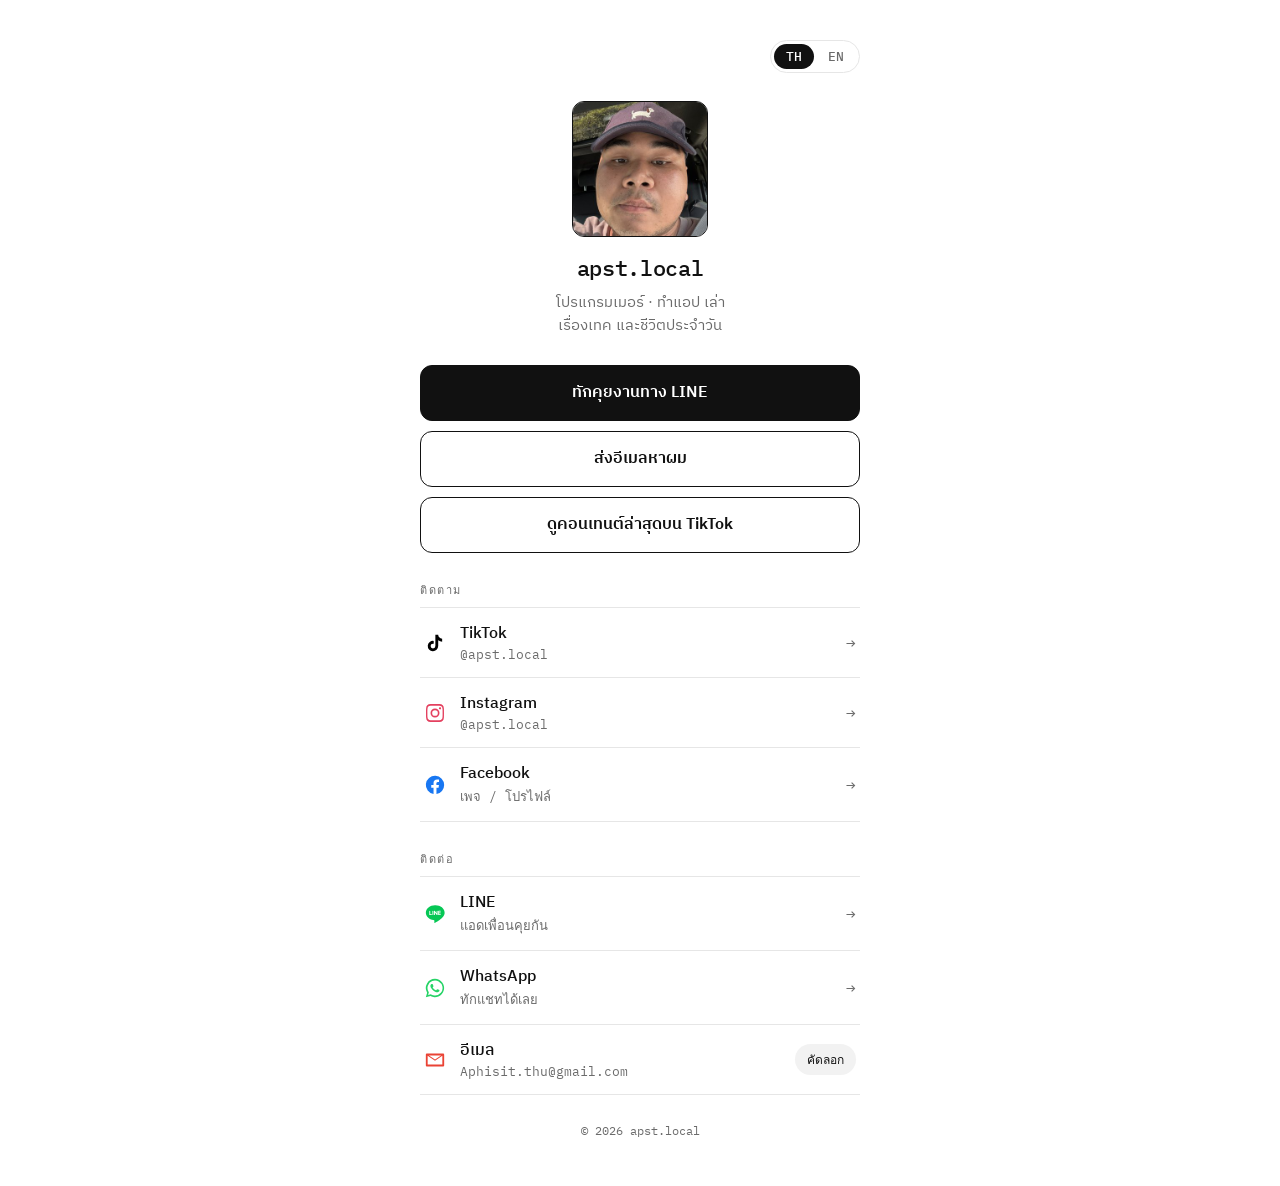
<file: index.html>
<!doctype html>
<html lang="th">
<head>
<meta charset="utf-8">
<meta name="viewport" content="width=device-width, initial-scale=1, viewport-fit=cover">
<title>apst.local · Aphisit | โปรแกรมเมอร์ ทำแอป เล่าเรื่องเทค</title>
<meta name="description" content="apst.local (Aphisit) โปรแกรมเมอร์ ทำแอป เล่าเรื่องเทค AI และชีวิตประจำวัน ติดตามได้ทาง TikTok, Instagram, Facebook หรือทักคุยงานทาง LINE และอีเมล">
<meta name="author" content="Aphisit">
<meta name="robots" content="index, follow, max-image-preview:large">
<link rel="canonical" href="https://apst.cc/">
<meta name="theme-color" content="#FFFFFF">

<!-- Open Graph (Facebook, LINE, IG DM) -->
<meta property="og:type" content="profile">
<meta property="og:site_name" content="apst.local">
<meta property="og:title" content="apst.local · Aphisit">
<meta property="og:description" content="โปรแกรมเมอร์ ทำแอป เล่าเรื่องเทค และชีวิตประจำวัน · รวมทุกช่องทางติดตามและติดต่อ">
<meta property="og:url" content="https://apst.cc/">
<meta property="og:image" content="https://apst.cc/og-image.png">
<meta property="og:image:width" content="1200">
<meta property="og:image:height" content="630">
<meta property="og:image:alt" content="apst.local · Aphisit">
<meta property="og:locale" content="th_TH">
<meta property="og:locale:alternate" content="en_US">
<meta property="profile:username" content="apst.local">

<!-- X / Twitter -->
<meta name="twitter:card" content="summary_large_image">
<meta name="twitter:title" content="apst.local · Aphisit">
<meta name="twitter:description" content="โปรแกรมเมอร์ ทำแอป เล่าเรื่องเทค และชีวิตประจำวัน">
<meta name="twitter:image" content="https://apst.cc/og-image.png">

<link rel="icon" href="favicon.ico" sizes="32x32">
<link rel="icon" href="icon-192.png" type="image/png" sizes="192x192">
<link rel="apple-touch-icon" href="apple-touch-icon.png">
<link rel="manifest" href="site.webmanifest">
<link rel="preload" href="profile.jpg" as="image">

<link rel="preconnect" href="https://fonts.googleapis.com">
<link rel="preconnect" href="https://fonts.gstatic.com" crossorigin>
<link rel="stylesheet" href="https://fonts.googleapis.com/css2?family=IBM+Plex+Mono:wght@400;500&family=IBM+Plex+Sans+Thai:wght@400;500;600&display=swap">

<script type="application/ld+json">
{
  "@context": "https://schema.org",
  "@type": "ProfilePage",
  "url": "https://apst.cc/",
  "inLanguage": [
    "th",
    "en"
  ],
  "mainEntity": {
    "@type": "Person",
    "name": "Aphisit",
    "alternateName": "apst.local",
    "jobTitle": "Developer",
    "description": "โปรแกรมเมอร์ ทำแอป เล่าเรื่องเทค และชีวิตประจำวัน",
    "image": "https://apst.cc/profile.jpg",
    "email": "mailto:Aphisit.thu@gmail.com",
    "url": "https://apst.cc/",
    "sameAs": [
      "https://www.tiktok.com/@apst.local",
      "https://www.instagram.com/apst.local",
      "https://www.facebook.com/share/1DFCV1BdbH/"
    ]
  }
}
</script>
<style>
/* Layout: one narrow column, monochrome, list of hairline-divided rows like a terminal directory listing */
:root{
  --bg:#FFFFFF; --ink:#111111; --sub:#6B6B6B; --line:#E6E6E6; --hover:#F5F5F5; --chip:#F2F2F2;
  color-scheme:light;
  --sans:"IBM Plex Sans Thai","Noto Sans Thai",system-ui,sans-serif;
  --mono:"IBM Plex Mono",ui-monospace,Menlo,monospace;
}
*{box-sizing:border-box}
body{background:var(--bg);color:var(--ink);font-family:var(--sans);font-size:16px;line-height:1.5;padding-inline:16px}
.wrap{max-width:440px;margin:0 auto;padding-block:40px 48px;display:flex;flex-direction:column;gap:28px}
.top{display:flex;justify-content:flex-end}
.lang{display:inline-flex;border:1px solid var(--line);border-radius:999px;padding:3px;gap:2px}
.lang button{font:500 13px var(--mono);color:var(--sub);background:none;border:0;border-radius:999px;padding:4px 12px;cursor:pointer}
.lang button[aria-pressed="true"]{background:var(--ink);color:var(--bg)}
.lang button:focus-visible,.row:focus-visible,.copy:focus-visible{outline:2px solid var(--ink);outline-offset:2px}
.head{display:flex;flex-direction:column;align-items:center;text-align:center;gap:10px}
.avatar{width:136px;height:136px;border-radius:12px;border:1px solid var(--ink);object-fit:cover}
h1{margin:6px 0 0;font:500 22px var(--mono);letter-spacing:-.3px}
.bio{margin:0;color:var(--sub);font-size:15px;max-width:32ch;text-wrap:balance}
.group{display:flex;flex-direction:column}
.label{font:500 11px var(--mono);letter-spacing:1.5px;text-transform:uppercase;color:var(--sub);padding-bottom:8px;border-bottom:1px solid var(--line)}
.row{display:flex;align-items:center;gap:14px;padding:14px 4px;border-bottom:1px solid var(--line);color:inherit;text-decoration:none;transition:background .15s}
a.row:hover{background:var(--hover)}
.ico{width:22px;height:22px;flex:none}
.ico svg{width:100%;height:100%;fill:var(--c,var(--ink))}
.txt{display:flex;flex-direction:column;min-width:0;flex:1}
.name{font-weight:500;font-size:16px}
.handle{font:400 13px var(--mono);color:var(--sub);overflow-wrap:anywhere}
.arrow{font:400 16px var(--mono);color:var(--sub);transition:transform .15s}
a.row:hover .arrow{transform:translateX(3px)}
.copy{font:500 12px var(--mono);color:var(--ink);background:var(--chip);border:0;border-radius:999px;padding:6px 12px;cursor:pointer}
.ctas{display:flex;flex-direction:column;gap:10px}
.cta{display:block;text-align:center;padding:15px 20px;border-radius:12px;border:1px solid var(--ink);color:var(--ink);text-decoration:none;font-weight:600;font-size:16px;transition:transform .15s,background .15s}
.cta.primary{background:var(--ink);color:var(--bg)}
a.cta:not(.primary):hover{background:var(--hover)}
.cta:hover{transform:translateY(-1px)}
.cta:focus-visible{outline:2px solid var(--ink);outline-offset:3px}
footer{text-align:center;font:400 12px var(--mono);color:var(--sub)}
@media (prefers-reduced-motion: reduce){*{transition:none!important}}
body{margin:0}
img{max-width:100%}
</style>
</head>
<body>
<main class="wrap">
  <div class="top">
    <div class="lang" role="group" aria-label="Language">
      <button id="btn-th" type="button" data-lang="th" aria-pressed="true">TH</button>
      <button id="btn-en" type="button" data-lang="en" aria-pressed="false">EN</button>
    </div>
  </div>

  <header class="head">
    <img class="avatar" src="profile.jpg" width="136" height="136" alt="Aphisit (apst.local) โปรไฟล์" fetchpriority="high">
    <h1>apst.local</h1>
    <p class="bio" data-th="โปรแกรมเมอร์ · ทำแอป เล่าเรื่องเทค และชีวิตประจำวัน" data-en="Developer · building apps, sharing tech and everyday life">โปรแกรมเมอร์ · ทำแอป เล่าเรื่องเทค และชีวิตประจำวัน</p>
  </header>

  <div class="ctas">
    <a class="cta primary" href="https://line.me/ti/p/il5aFCqGP_" target="_blank" rel="noopener" data-th="ทักคุยงานทาง LINE" data-en="Let's talk on LINE">ทักคุยงานทาง LINE</a>
    <a class="cta" href="mailto:Aphisit.thu@gmail.com" data-th="ส่งอีเมลหาผม" data-en="Send me an email">ส่งอีเมลหาผม</a>
    <a class="cta" href="https://www.tiktok.com/@apst.local" target="_blank" rel="noopener" data-th="ดูคอนเทนต์ล่าสุดบน TikTok" data-en="Watch the latest on TikTok">ดูคอนเทนต์ล่าสุดบน TikTok</a>
  </div>

  <section class="group" aria-label="Social">
    <div class="label" data-th="ติดตาม" data-en="Follow">ติดตาม</div>
    <a class="row" href="https://www.tiktok.com/@apst.local" target="_blank" rel="noopener">
      <span class="ico" style="--c:#000000"><svg viewBox="0 0 24 24"><path d="M16.6 5.8A4.3 4.3 0 0 1 15.5 3h-3.1v12.4a2.6 2.6 0 1 1-2.6-2.6c.3 0 .5 0 .8.1V9.7a5.7 5.7 0 1 0 4.9 5.7V9.1a7.4 7.4 0 0 0 4.3 1.4V7.4a4.3 4.3 0 0 1-3.2-1.6z"/></svg></span>
      <span class="txt"><span class="name">TikTok</span><span class="handle">@apst.local</span></span>
      <span class="arrow">→</span>
    </a>
    <a class="row" href="https://www.instagram.com/apst.local" target="_blank" rel="noopener">
      <span class="ico" style="--c:#E4405F"><svg viewBox="0 0 24 24"><path d="M12 2.2c3.2 0 3.6 0 4.8.1 3.3.1 4.8 1.7 4.9 4.9.1 1.3.1 1.6.1 4.8s0 3.6-.1 4.8c-.1 3.2-1.7 4.8-4.9 4.9-1.3.1-1.6.1-4.8.1s-3.6 0-4.8-.1c-3.3-.1-4.8-1.7-4.9-4.9C2.2 15.6 2.2 15.2 2.2 12s0-3.6.1-4.8C2.4 3.9 3.9 2.4 7.2 2.3 8.4 2.2 8.8 2.2 12 2.2zm0 1.8c-3.1 0-3.5 0-4.7.1-2.4.1-3.4 1.2-3.5 3.5C3.7 8.8 3.7 9.2 3.7 12s0 3.2.1 4.4c.1 2.3 1.2 3.4 3.5 3.5 1.2.1 1.6.1 4.7.1s3.5 0 4.7-.1c2.4-.1 3.4-1.2 3.5-3.5.1-1.2.1-1.6.1-4.4s0-3.2-.1-4.4c-.1-2.3-1.2-3.4-3.5-3.5C15.5 4 15.1 4 12 4zm0 3.1a4.9 4.9 0 1 1 0 9.8 4.9 4.9 0 0 1 0-9.8zm0 8a3.1 3.1 0 1 0 0-6.2 3.1 3.1 0 0 0 0 6.2zm5.1-9.4a1.2 1.2 0 1 1 0 2.3 1.2 1.2 0 0 1 0-2.3z"/></svg></span>
      <span class="txt"><span class="name">Instagram</span><span class="handle">@apst.local</span></span>
      <span class="arrow">→</span>
    </a>
    <a class="row" href="https://www.facebook.com/share/1DFCV1BdbH/" target="_blank" rel="noopener">
      <span class="ico" style="--c:#1877F2"><svg viewBox="0 0 24 24"><path d="M22 12a10 10 0 1 0-11.6 9.9v-7H7.9V12h2.5V9.8c0-2.5 1.5-3.9 3.8-3.9 1.1 0 2.2.2 2.2.2v2.5h-1.3c-1.2 0-1.6.8-1.6 1.6V12h2.8l-.4 2.9h-2.3v7A10 10 0 0 0 22 12z"/></svg></span>
      <span class="txt"><span class="name">Facebook</span><span class="handle" data-th="เพจ / โปรไฟล์" data-en="Page / profile">เพจ / โปรไฟล์</span></span>
      <span class="arrow">→</span>
    </a>
  </section>

  <section class="group">
    <div class="label" data-th="ติดต่อ" data-en="Contact">ติดต่อ</div>
    <a class="row" href="https://line.me/ti/p/il5aFCqGP_" target="_blank" rel="noopener">
      <span class="ico" style="--c:#06C755"><svg viewBox="0 0 24 24"><path d="M12 2.5C6.5 2.5 2 6.1 2 10.6c0 4 3.6 7.4 8.4 8 .3.1.8.2.9.5.1.3.1.7 0 1l-.1.9c0 .3-.2 1 .9.6 1.1-.5 6-3.5 8.2-6 1.5-1.7 2.2-3.3 2.2-5.1 0-4.5-4.5-8-10-8zm-3.8 10.7H6.3c-.3 0-.5-.2-.5-.5V8.9c0-.3.2-.5.5-.5s.5.2.5.5v3.3h1.4c.3 0 .5.2.5.5s-.2.5-.5.5zm2-.5c0 .3-.2.5-.5.5s-.5-.2-.5-.5V8.9c0-.3.2-.5.5-.5s.5.2.5.5v3.8zm4.6 0c0 .2-.1.4-.3.5h-.2c-.2 0-.3-.1-.4-.2l-2-2.6v2.3c0 .3-.2.5-.5.5s-.5-.2-.5-.5V8.9c0-.2.1-.4.3-.5h.2c.2 0 .3.1.4.2l2 2.6V8.9c0-.3.2-.5.5-.5s.5.2.5.5v3.8zm3.1-2.4c.3 0 .5.2.5.5s-.2.5-.5.5h-1.4v.9h1.4c.3 0 .5.2.5.5s-.2.5-.5.5h-1.9c-.3 0-.5-.2-.5-.5V8.9c0-.3.2-.5.5-.5h1.9c.3 0 .5.2.5.5s-.2.5-.5.5h-1.4v.9h1.4z"/></svg></span>
      <span class="txt"><span class="name">LINE</span><span class="handle" data-th="แอดเพื่อนคุยกัน" data-en="Add me on LINE">แอดเพื่อนคุยกัน</span></span>
      <span class="arrow">→</span>
    </a>
    <a class="row" href="https://wa.me/66934358753" target="_blank" rel="noopener">
      <span class="ico" style="--c:#25D366"><svg viewBox="0 0 24 24"><path d="M12 2a10 10 0 0 0-8.6 15.1L2 22l5-1.3A10 10 0 1 0 12 2zm0 18.2c-1.5 0-3-.4-4.2-1.2l-.3-.2-3 .8.8-2.9-.2-.3A8.2 8.2 0 1 1 12 20.2zm4.5-6.1c-.2-.1-1.5-.7-1.7-.8-.2-.1-.4-.1-.6.1l-.8 1c-.1.2-.3.2-.5.1a6.7 6.7 0 0 1-3.3-2.9c-.3-.4.3-.4.7-1.4.1-.2 0-.3 0-.4l-.8-1.8c-.2-.5-.4-.4-.6-.4h-.5c-.2 0-.4.1-.6.3-.2.2-.8.8-.8 2s.8 2.3 1 2.5c.1.2 1.7 2.6 4.1 3.6 1.5.7 2.1.7 2.9.6.5-.1 1.5-.6 1.7-1.2.2-.6.2-1.1.1-1.2l-.3-.4z"/></svg></span>
      <span class="txt"><span class="name">WhatsApp</span><span class="handle" data-th="ทักแชทได้เลย" data-en="Chat with me">ทักแชทได้เลย</span></span>
      <span class="arrow">→</span>
    </a>
    <div class="row">
      <span class="ico" style="--c:#EA4335"><svg viewBox="0 0 24 24"><path d="M3 5h18c.6 0 1 .4 1 1v12c0 .6-.4 1-1 1H3c-.6 0-1-.4-1-1V6c0-.6.4-1 1-1zm1 2.4V17h16V7.4l-8 5.3-8-5.3zM5.4 7l6.6 4.4L18.6 7H5.4z"/></svg></span>
      <span class="txt"><span class="name" data-th="อีเมล" data-en="Email">อีเมล</span><span class="handle" id="email">Aphisit.thu@gmail.com</span></span>
      <button class="copy" id="copy-email" type="button" data-th="คัดลอก" data-en="Copy">คัดลอก</button>
    </div>
  </section>

  <footer>© 2026 apst.local</footer>
</main>

<script>
(function(){
  var cur='th';
  function setLang(l){
    cur=l;
    document.documentElement.lang=l;
    document.querySelectorAll('[data-th]').forEach(function(el){el.textContent=el.getAttribute('data-'+l)});
    document.querySelectorAll('.lang button').forEach(function(b){b.setAttribute('aria-pressed',b.dataset.lang===l)});
    try{localStorage.setItem('lang',l)}catch(e){}
  }
  document.querySelectorAll('.lang button').forEach(function(b){b.addEventListener('click',function(){setLang(b.dataset.lang)})});
  var saved=null;try{saved=localStorage.getItem('lang')}catch(e){}
  setLang(saved==='en'?'en':'th');

  var btn=document.getElementById('copy-email');
  btn.addEventListener('click',function(){
    var t=document.getElementById('email').textContent;
    function done(){btn.textContent=cur==='th'?'คัดลอกแล้ว':'Copied';setTimeout(function(){btn.textContent=btn.getAttribute('data-'+cur)},1600)}
    function fallback(){var r=document.createRange();r.selectNodeContents(document.getElementById('email'));var s=getSelection();s.removeAllRanges();s.addRange(r)}
    if(navigator.clipboard){navigator.clipboard.writeText(t).then(done,fallback)}else fallback();
  });
})();
</script>
</body>
</html>
</file>
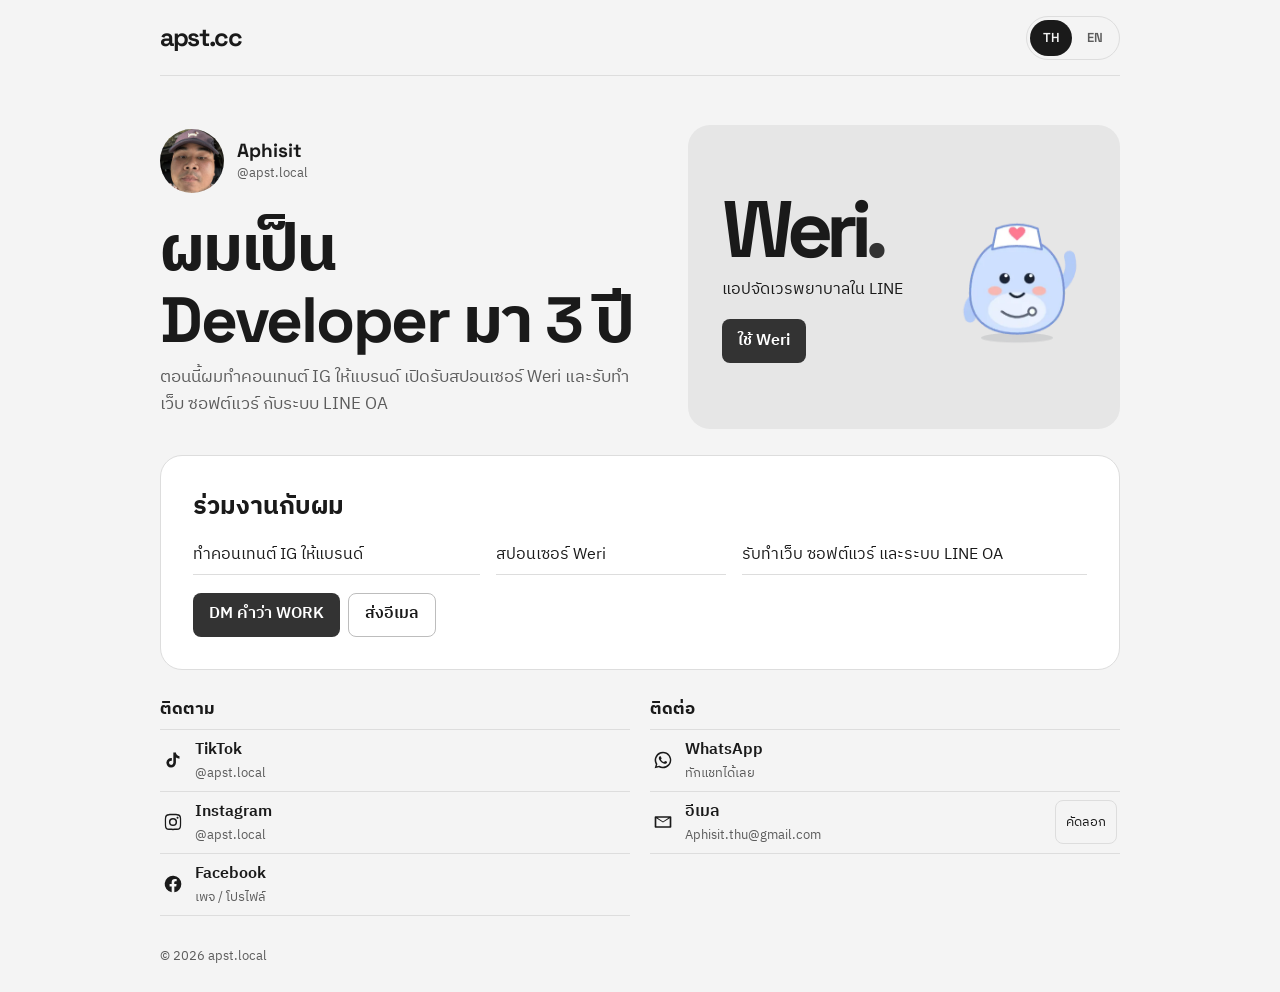
<file: public/index.html>
<!doctype html>
<html lang="th">
<head>
<meta charset="utf-8">
<meta name="viewport" content="width=device-width, initial-scale=1, viewport-fit=cover">
<title>apst.local · Aphisit | โปรแกรมเมอร์ ทำแอป เล่าเรื่องเทค</title>
<meta name="description" content="apst.local (Aphisit) โปรแกรมเมอร์ ทำแอป เล่าเรื่องเทค AI และชีวิตประจำวัน ติดตามได้ทาง TikTok, Instagram, Facebook รวมลิงก์น้องเวรี่และช่องทางติดต่อทางอีเมล">
<meta name="author" content="Aphisit">
<meta name="robots" content="index, follow, max-image-preview:large">
<link rel="canonical" href="https://apst.cc/">
<meta name="theme-color" content="#f4f4f4">

<!-- Open Graph (Facebook, LINE, IG DM) -->
<meta property="og:type" content="profile">
<meta property="og:site_name" content="apst.local">
<meta property="og:title" content="apst.local · Aphisit">
<meta property="og:description" content="โปรแกรมเมอร์ ทำแอป เล่าเรื่องเทค และชีวิตประจำวัน · รวมทุกช่องทางติดตามและติดต่อ">
<meta property="og:url" content="https://apst.cc/">
<meta property="og:image" content="https://apst.cc/og-image.png">
<meta property="og:image:width" content="1200">
<meta property="og:image:height" content="630">
<meta property="og:image:alt" content="apst.local · Aphisit">
<meta property="og:locale" content="th_TH">
<meta property="og:locale:alternate" content="en_US">
<meta property="profile:username" content="apst.local">

<!-- X / Twitter -->
<meta name="twitter:card" content="summary_large_image">
<meta name="twitter:title" content="apst.local · Aphisit">
<meta name="twitter:description" content="โปรแกรมเมอร์ ทำแอป เล่าเรื่องเทค และชีวิตประจำวัน">
<meta name="twitter:image" content="https://apst.cc/og-image.png">

<link rel="icon" href="favicon.ico" sizes="32x32">
<link rel="icon" href="icon-192.png" type="image/png" sizes="192x192">
<link rel="apple-touch-icon" href="apple-touch-icon.png">
<link rel="manifest" href="site.webmanifest">
<link rel="preload" href="profile.jpg" as="image">

<link rel="preconnect" href="https://fonts.googleapis.com">
<link rel="preconnect" href="https://fonts.gstatic.com" crossorigin>
<link rel="stylesheet" href="https://fonts.googleapis.com/css2?family=IBM+Plex+Sans+Thai:wght@400;500;600;700&family=Space+Grotesk:wght@500;600;700&display=swap">

<script type="application/ld+json">
{
  "@context": "https://schema.org",
  "@type": "ProfilePage",
  "url": "https://apst.cc/",
  "inLanguage": [
    "th",
    "en"
  ],
  "mainEntity": {
    "@type": "Person",
    "name": "Aphisit",
    "alternateName": "apst.local",
    "jobTitle": "Developer",
    "description": "โปรแกรมเมอร์ ทำแอป เล่าเรื่องเทค และชีวิตประจำวัน",
    "image": "https://apst.cc/profile.jpg",
    "email": "mailto:Aphisit.thu@gmail.com",
    "url": "https://apst.cc/",
    "sameAs": [
      "https://www.tiktok.com/@apst.local",
      "https://www.instagram.com/apst.local",
      "https://www.facebook.com/share/1DFCV1BdbH/"
    ]
  }
}
</script>
<link rel="stylesheet" href="style.css">
<!-- Umami analytics. The page view is sent below once the visitor id is set, so auto-track is off.
     data-domains keeps Pages previews and local copies out of the numbers. -->
<script defer src="https://cloud.umami.is/script.js" data-website-id="851a6c6e-3b05-4316-93e6-1b0d0c468ebf" data-domains="apst.cc,www.apst.cc" data-auto-track="false"></script>
</head>
<body>
<div class="shell">
  <header class="top">
    <span class="site-name">apst.cc</span>
    <div class="lang" role="group" aria-label="ภาษา / Language">
      <button id="btn-th" type="button" data-lang="th" aria-pressed="true" aria-label="ภาษาไทย">TH</button>
      <button id="btn-en" type="button" data-lang="en" aria-pressed="false" aria-label="English">EN</button>
    </div>
  </header>
  <main class="layout">
    <header class="intro">
      <div class="identity">
        <img class="avatar" src="profile.jpg" width="64" height="64" alt="Aphisit" fetchpriority="high">
        <div><span class="person">Aphisit</span><span class="handle">@apst.local</span></div>
      </div>
      <h1 data-th="ผมเป็น Developer มา 3 ปี" data-en="I’ve been a developer for 3 years">ผมเป็น Developer มา 3 ปี</h1>
      <p class="bio" data-th="ตอนนี้ผมทำคอนเทนต์ IG ให้แบรนด์ เปิดรับสปอนเซอร์ Weri และรับทำเว็บ ซอฟต์แวร์ กับระบบ LINE OA" data-en="I create Instagram content for brands, offer Weri sponsorships, and build websites, software, and LINE OA systems.">ตอนนี้ผมทำคอนเทนต์ IG ให้แบรนด์ เปิดรับสปอนเซอร์ Weri และรับทำเว็บ ซอฟต์แวร์ กับระบบ LINE OA</p>
    </header>

    <section class="weri" aria-labelledby="weri-title">
      <div class="weri-content">
        <h2 id="weri-title">Weri<span>.</span></h2>
        <p data-th="แอปจัดเวรพยาบาลใน LINE" data-en="A nurse shift planner in LINE">แอปจัดเวรพยาบาลใน LINE</p>
        <a class="cta primary" href="https://weri.apst.cc/" target="_blank" rel="noopener" data-th="ใช้ Weri" data-en="Use Weri">ใช้ Weri</a>
      </div>
      <img class="weri-mascot" src="weri-welcome.webp" alt="" width="300" height="300">
    </section>

    <section class="work" aria-labelledby="work-title">
      <h2 class="section-title" id="work-title" data-th="ร่วมงานกับผม" data-en="Work with me">ร่วมงานกับผม</h2>
      <ul class="services">
        <li data-th="ทำคอนเทนต์ IG ให้แบรนด์" data-en="Instagram content for brands">ทำคอนเทนต์ IG ให้แบรนด์</li>
        <li data-th="สปอนเซอร์ Weri" data-en="Weri sponsorships">สปอนเซอร์ Weri</li>
        <li data-th="รับทำเว็บ ซอฟต์แวร์ และระบบ LINE OA" data-en="Websites, software and LINE OA development">รับทำเว็บ ซอฟต์แวร์ และระบบ LINE OA</li>
      </ul>
      <div class="work-actions">
        <a class="cta primary" href="https://ig.me/m/apst.local" target="_blank" rel="noopener" data-th="DM คำว่า WORK" data-en="DM WORK on Instagram">DM คำว่า WORK</a>
        <a class="cta secondary" href="mailto:Aphisit.thu@gmail.com" data-th="ส่งอีเมล" data-en="Send an email">ส่งอีเมล</a>
      </div>
    </section>

    <div class="directory">
      <section class="group" aria-labelledby="social-title">
        <h2 class="label" id="social-title" data-th="ติดตาม" data-en="Follow">ติดตาม</h2>
        <a class="row" href="https://www.tiktok.com/@apst.local" target="_blank" rel="noopener">
          <span class="ico"><svg viewBox="0 0 24 24" aria-hidden="true"><path d="M16.6 5.8A4.3 4.3 0 0 1 15.5 3h-3.1v12.4a2.6 2.6 0 1 1-2.6-2.6c.3 0 .5 0 .8.1V9.7a5.7 5.7 0 1 0 4.9 5.7V9.1a7.4 7.4 0 0 0 4.3 1.4V7.4a4.3 4.3 0 0 1-3.2-1.6z"/></svg></span>
          <span class="txt"><span class="name">TikTok</span><span class="handle">@apst.local</span></span>
        </a>
        <a class="row" href="https://www.instagram.com/apst.local" target="_blank" rel="noopener">
          <span class="ico"><svg viewBox="0 0 24 24" aria-hidden="true"><path d="M12 2.2c3.2 0 3.6 0 4.8.1 3.3.1 4.8 1.7 4.9 4.9.1 1.3.1 1.6.1 4.8s0 3.6-.1 4.8c-.1 3.2-1.7 4.8-4.9 4.9-1.3.1-1.6.1-4.8.1s-3.6 0-4.8-.1c-3.3-.1-4.8-1.7-4.9-4.9C2.2 15.6 2.2 15.2 2.2 12s0-3.6.1-4.8C2.4 3.9 3.9 2.4 7.2 2.3 8.4 2.2 8.8 2.2 12 2.2zm0 1.8c-3.1 0-3.5 0-4.7.1-2.4.1-3.4 1.2-3.5 3.5C3.7 8.8 3.7 9.2 3.7 12s0 3.2.1 4.4c.1 2.3 1.2 3.4 3.5 3.5 1.2.1 1.6.1 4.7.1s3.5 0 4.7-.1c2.4-.1 3.4-1.2 3.5-3.5.1-1.2.1-1.6.1-4.4s0-3.2-.1-4.4c-.1-2.3-1.2-3.4-3.5-3.5C15.5 4 15.1 4 12 4zm0 3.1a4.9 4.9 0 1 1 0 9.8 4.9 4.9 0 0 1 0-9.8zm0 8a3.1 3.1 0 1 0 0-6.2 3.1 3.1 0 0 0 0 6.2zm5.1-9.4a1.2 1.2 0 1 1 0 2.3 1.2 1.2 0 0 1 0-2.3z"/></svg></span>
          <span class="txt"><span class="name">Instagram</span><span class="handle">@apst.local</span></span>
        </a>
        <a class="row" href="https://www.facebook.com/share/1DFCV1BdbH/" target="_blank" rel="noopener">
          <span class="ico"><svg viewBox="0 0 24 24" aria-hidden="true"><path d="M22 12a10 10 0 1 0-11.6 9.9v-7H7.9V12h2.5V9.8c0-2.5 1.5-3.9 3.8-3.9 1.1 0 2.2.2 2.2.2v2.5h-1.3c-1.2 0-1.6.8-1.6 1.6V12h2.8l-.4 2.9h-2.3v7A10 10 0 0 0 22 12z"/></svg></span>
          <span class="txt"><span class="name">Facebook</span><span class="handle" data-th="เพจ / โปรไฟล์" data-en="Page / profile">เพจ / โปรไฟล์</span></span>
        </a>
      </section>

      <section class="group" aria-labelledby="contact-title">
        <h2 class="label" id="contact-title" data-th="ติดต่อ" data-en="Contact">ติดต่อ</h2>
        <a class="row" href="https://wa.me/66934358753" target="_blank" rel="noopener">
          <span class="ico"><svg viewBox="0 0 24 24" aria-hidden="true"><path d="M12 2a10 10 0 0 0-8.6 15.1L2 22l5-1.3A10 10 0 1 0 12 2zm0 18.2c-1.5 0-3-.4-4.2-1.2l-.3-.2-3 .8.8-2.9-.2-.3A8.2 8.2 0 1 1 12 20.2zm4.5-6.1c-.2-.1-1.5-.7-1.7-.8-.2-.1-.4-.1-.6.1l-.8 1c-.1.2-.3.2-.5.1a6.7 6.7 0 0 1-3.3-2.9c-.3-.4.3-.4.7-1.4.1-.2 0-.3 0-.4l-.8-1.8c-.2-.5-.4-.4-.6-.4h-.5c-.2 0-.4.1-.6.3-.2.2-.8.8-.8 2s.8 2.3 1 2.5c.1.2 1.7 2.6 4.1 3.6 1.5.7 2.1.7 2.9.6.5-.1 1.5-.6 1.7-1.2.2-.6.2-1.1.1-1.2l-.3-.4z"/></svg></span>
          <span class="txt"><span class="name">WhatsApp</span><span class="handle" data-th="ทักแชทได้เลย" data-en="Chat with me">ทักแชทได้เลย</span></span>
        </a>
        <div class="row">
          <span class="ico"><svg viewBox="0 0 24 24" aria-hidden="true"><path d="M3 5h18c.6 0 1 .4 1 1v12c0 .6-.4 1-1 1H3c-.6 0-1-.4-1-1V6c0-.6.4-1 1-1zm1 2.4V17h16V7.4l-8 5.3-8-5.3zM5.4 7l6.6 4.4L18.6 7H5.4z"/></svg></span>
          <span class="txt"><span class="name" data-th="อีเมล" data-en="Email">อีเมล</span><span class="handle" id="email">Aphisit.thu@gmail.com</span></span>
          <button class="copy" id="copy-email" type="button" data-th="คัดลอก" data-en="Copy">คัดลอก</button>
        </div>
      </section>

    </div>
  </main>
  <footer>© 2026 apst.local</footer>
</div>

<script>
(function(){
  var cur='th';
  function setLang(l){
    cur=l;
    document.documentElement.lang=l;
    document.querySelectorAll('[data-th]').forEach(function(el){el.textContent=el.getAttribute('data-'+l)});
    document.querySelectorAll('.lang button').forEach(function(b){b.setAttribute('aria-pressed',b.dataset.lang===l)});
    try{localStorage.setItem('lang',l)}catch(e){}
  }
  document.querySelectorAll('.lang button').forEach(function(b){b.addEventListener('click',function(){setLang(b.dataset.lang)})});
  var saved=null;try{saved=localStorage.getItem('lang')}catch(e){}
  setLang(saved==='en'?'en':'th');

  var btn=document.getElementById('copy-email');
  btn.addEventListener('click',function(){
    var t=document.getElementById('email').textContent;
    function done(){btn.textContent=cur==='th'?'คัดลอกแล้ว':'Copied';setTimeout(function(){btn.textContent=btn.getAttribute('data-'+cur)},1600)}
    function fallback(){var r=document.createRange();r.selectNodeContents(document.getElementById('email'));var s=getSelection();s.removeAllRanges();s.addRange(r)}
    if(navigator.clipboard){navigator.clipboard.writeText(t).then(done,fallback)}else fallback();
  });
})();
</script>
<script>
/* Umami tracking: anonymous visitor id and source attribution */
(function(){
  function vid(){
    var k='apst_vid',v=null;
    try{v=localStorage.getItem(k)}catch(e){}
    if(!v){v=(crypto.randomUUID?crypto.randomUUID():Date.now().toString(36)+Math.random().toString(36).slice(2));try{localStorage.setItem(k,v)}catch(e){}}
    return v;
  }
  function source(){
    var q=new URLSearchParams(location.search),p=(q.get('src')||q.get('utm_source')||'').toLowerCase();
    var map={ig:'instagram',instagram:'instagram',fb:'facebook',facebook:'facebook',tt:'tiktok',tiktok:'tiktok',line:'line',yt:'youtube',youtube:'youtube'};
    if(map[p])return map[p];
    if(p)return p.slice(0,32);
    var ua=navigator.userAgent||'';
    if(/Instagram/i.test(ua))return 'instagram';
    if(/FBAN|FBAV|FB_IAB|FBIOS/i.test(ua))return 'facebook';
    if(/musical_ly|BytedanceWebview|TikTok|trill/i.test(ua))return 'tiktok';
    if(/\bLine\//i.test(ua))return 'line';
    var r='';try{r=new URL(document.referrer).hostname}catch(e){}
    if(/instagram/.test(r))return 'instagram';
    if(/facebook|fb\.com|fb\.me/.test(r))return 'facebook';
    if(/tiktok/.test(r))return 'tiktok';
    if(/google\./.test(r))return 'google';
    if(r&&r!==location.hostname)return r.slice(0,32);
    return 'direct';
  }
  var src=source();
  function umami(fn){
    try{
      if(window.umami)return fn(window.umami);
      var s=document.querySelector('script[src*="umami"]');
      if(s)s.addEventListener('load',function(){if(window.umami)fn(window.umami)});
    }catch(e){}
  }
  umami(function(u){u.identify(vid(),{src:src});u.track()});
  document.addEventListener('click',function(e){
    var a=e.target.closest&&e.target.closest('a,button');
    if(!a)return;
    if(a.matches('.lang button')){
      umami(function(u){u.track('change-language',{language:a.dataset.lang,src:src})});
      return;
    }
    var t=a.id==='copy-email'?'email-copy':(a.querySelector('.name')?a.querySelector('.name').textContent:a.textContent).trim().toLowerCase();
    if(a.classList.contains('cta'))t='cta:'+(a.getAttribute('href')||'').replace(/^https?:\/\/(www\.)?/,'').split(/[/?]/)[0];
    var href=a.getAttribute('href')||'';
    var platform=a.id==='copy-email'?'email-copy':
      /^mailto:/i.test(href)?'email':
      /(?:instagram\.com|ig\.me)\//i.test(href)?'instagram':
      /facebook\.com\//i.test(href)?'facebook':
      /tiktok\.com\//i.test(href)?'tiktok':
      /line\.me\//i.test(href)?'line':
      /wa\.me\//i.test(href)?'whatsapp':a.tagName==='BUTTON'?'button':'link';
    umami(function(u){u.track('click-'+platform,{target:t.slice(0,48),placement:a.classList.contains('cta')?'cta':a.id==='copy-email'?'copy':a.classList.contains('row')?'row':'other',src:src})});
  });
  var scrollMilestones={};
  window.addEventListener('scroll',function(){
    var height=document.documentElement.scrollHeight-window.innerHeight;
    if(height<=0)return;
    var depth=Math.min(100,Math.round(window.scrollY/height*100));
    [25,50,75,100].forEach(function(percent){
      if(depth>=percent&&!scrollMilestones[percent]){
        scrollMilestones[percent]=true;
        umami(function(u){u.track('scroll-'+percent,{src:src})});
      }
    });
  },{passive:true});
})();
</script>
</body>
</html>
</file>
<file: public/style.css>
:root {
  color-scheme: light;
  /* Neutral grey palette (was Weri blue tokens). */
  --bg: #f4f4f4;
  --surface: #ffffff;
  --surface2: #ededed;
  --ink: #1a1a1a;
  --ink2: #5c5c5c;
  --line2: #dddddd;
  --line3: #bdbdbd;
  --brand: #333333;
  --brand-ink: #222222;
  --brand-soft: #e6e6e6;
  --brand-deep: #1a1a1a;
  --body: "IBM Plex Sans Thai", system-ui, sans-serif;
  --display: "Space Grotesk", var(--body);
}

* { box-sizing: border-box; }
body {
  margin: 0;
  background: var(--bg);
  color: var(--ink);
  font: 400 16px/1.55 var(--body);
}
button { font: inherit; }
a { color: inherit; }
:focus-visible { outline: 2px solid var(--brand-ink); outline-offset: 4px; }
.shell { width: min(100% - 36px, 960px); margin-inline: auto; }

.top {
  min-height: 76px;
  display: flex;
  align-items: center;
  justify-content: space-between;
  border-bottom: 1px solid var(--line2);
}
.site-name { font: 700 25px/1 var(--display); letter-spacing: -.055em; }
.lang { display: flex; gap: 2px; border: 1px solid var(--line2); border-radius: 100px; padding: 3px; }
.lang button {
  min-width: 42px;
  min-height: 36px;
  border: 0;
  border-radius: 100px;
  background: transparent;
  color: var(--ink2);
  cursor: pointer;
  font: 600 13px/1 var(--display);
}
.lang button[aria-pressed="true"] { background: var(--brand-deep); color: var(--bg); }

.layout { display: grid; gap: 20px; padding-block: 34px 26px; }
.intro { padding-block: 4px 12px; }
.identity { display: flex; align-items: center; gap: 13px; }
.avatar { width: 64px; height: 64px; display: block; object-fit: cover; border-radius: 50%; }
.person { display: block; font: 700 19px/1.25 var(--display); }
.handle { display: block; color: var(--ink2); font-size: 13px; overflow-wrap: anywhere; }
h1 {
  margin: 20px 0 8px;
  max-width: 14ch;
  font: 700 clamp(2.45rem, 7vw, 4rem)/1.12 var(--display);
  letter-spacing: -.055em;
  text-wrap: balance;
}
html[lang="th"] h1 { max-width: none; letter-spacing: -.035em; }
.bio { margin: 0; color: var(--ink2); font-size: 17px; }

.weri {
  min-height: 214px;
  display: flex;
  gap: 8px;
  align-items: center;
  background: var(--brand-soft);
  color: var(--brand-deep);
  border-radius: 22px;
  padding: clamp(22px, 4vw, 34px);
}
.weri-content { min-width: 0; }
.weri h2 { margin: 0; font: 700 clamp(3.2rem, 8vw, 5rem)/.96 var(--display); letter-spacing: -.085em; }
.weri h2 span { color: var(--brand); }
.weri p { width: max-content; max-width: min(100%, 25ch); margin: 10px 0 17px; color: var(--brand-deep); }
.weri-mascot {
  display: block;
  width: clamp(84px, 38%, 170px);
  height: auto;
  margin-inline-start: auto;
  flex: none;
}

.work { background: var(--surface); border: 1px solid var(--line2); border-radius: 22px; padding: clamp(21px, 4vw, 32px); }
.section-title { font-weight: 700; font-size: 25px; margin: 0; }
.services { list-style: none; padding: 0; margin: 10px 0 18px; }
.services li { padding: 6px 0; border-bottom: 1px solid var(--line2); }
.work-actions { display: flex; flex-wrap: wrap; gap: 8px; }
.cta {
  display: inline-flex;
  align-items: center;
  justify-content: center;
  min-height: 44px;
  padding: 8px 16px;
  border-radius: 8px;
  font-weight: 600;
  text-decoration: none;
}
.cta.primary { background: var(--brand); color: var(--surface); }
.cta.primary:hover { background: var(--brand-ink); }
.cta.secondary { border: 1px solid var(--line3); }
.cta.secondary:hover, .copy:hover { background: var(--surface2); }

.directory { display: grid; gap: 20px; min-width: 0; }
.label { margin: 0; padding: 0 0 7px; border-bottom: 1px solid var(--line2); font-size: 17px; font-weight: 700; }
.row {
  display: flex;
  align-items: center;
  min-height: 58px;
  gap: 12px;
  padding: 8px 3px;
  border-bottom: 1px solid var(--line2);
  text-decoration: none;
}
a.row:hover { background: var(--brand-soft); }
.ico { width: 20px; height: 20px; flex: none; }
.ico svg { display: block; width: 100%; height: 100%; fill: var(--brand-deep); }
.txt { min-width: 0; flex: 1; }
.name { display: block; font-weight: 600; }
.copy {
  min-height: 44px;
  cursor: pointer;
  background: transparent;
  border: 1px solid var(--line2);
  border-radius: 8px;
  color: var(--brand-deep);
  padding: 4px 10px;
  font-size: 13px;
}
footer { color: var(--ink2); padding-block: 0 26px; font-size: 13px; }

@media (min-width: 720px) {
  .layout { grid-template-columns: minmax(0, 1.16fr) minmax(0, 1fr); gap: 26px; padding-block: 49px 30px; }
  .intro { align-self: center; padding-right: 14px; }
  .weri { min-height: 260px; }
  .directory { grid-template-columns: 1fr 1fr; grid-column: 1 / -1; }
  .work { grid-column: 1 / -1; }
  .services { display: grid; grid-template-columns: 1fr .8fr 1.2fr; gap: 16px; }
}
</file>
